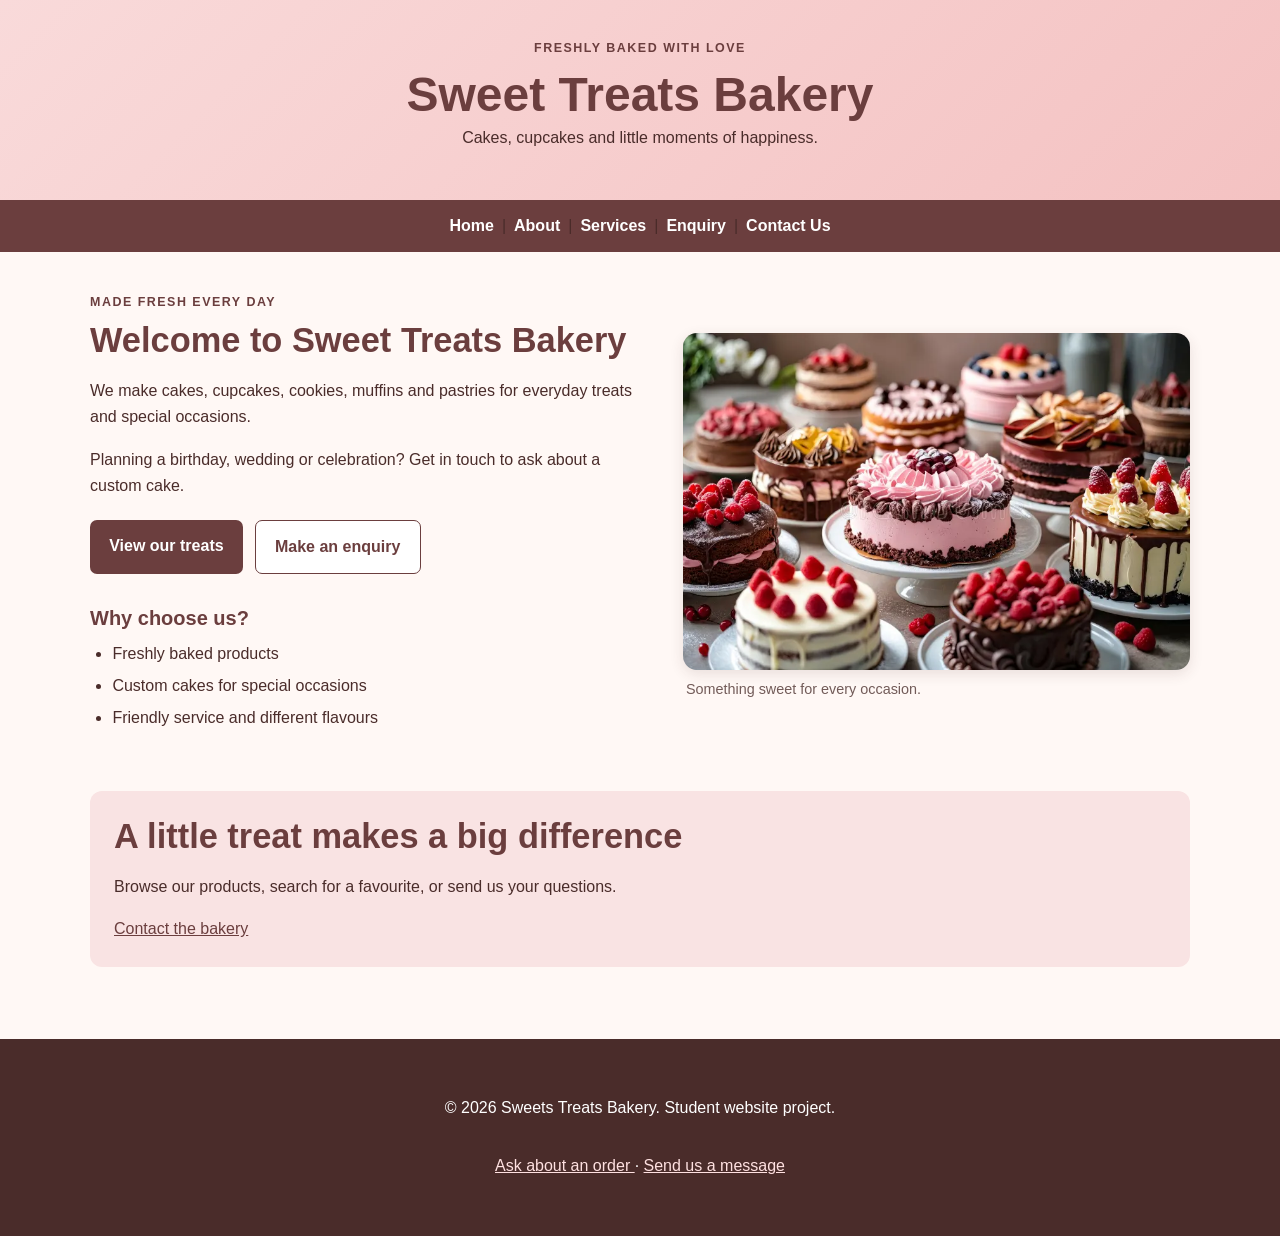
<file: index.html>
<!DOCTYPE html>

<html lang="en">

<head>

	<meta charset="utf-8"/>

	<meta content="width=device-width, initial-scale=1.0" name="viewport"/>

	<title> Sweet Treats Bakery | Cakes and Baked Goods in Cape Town </title>

	<meta content="Sweet Treats Bakery offers cakes, cupcakes, cookies and custom cakes for birthdays and special occasions in Cape Town." name="description"/>


	<meta content="Sweet Treats Bakery, cakes, cupcakes, cookies, custom cakes, Cape Town bakery" name=" keywords"/>

	<meta content="Sweet Treats Bakery website" name="author"/>

	<meta content="index, follow" name="robots"/>

	<link href="style.css" rel="stylesheet"/>

	<script defer="" src="script.js">

	</script>

</head>

<body> 

	<a class="skip-link" href="#main-content">

	Skip to content

	</a>

	<header class="site-header">

		<p class="eyebrow"> Freshly Baked With Love </p>

		<h1> Sweet Treats Bakery </h1>

		<p> Cakes, cupcakes and little moments of happiness. </p>

	</header>

	<nav aria-label="Main navigation"class="site-nav">

		<a href= "index.html">Home</a> |
		<a href="About.html">About</a> |
		<a href="Services.html">Services</a> |
		<a href="Enquiry.html">Enquiry</a> |
		<a href="Contact Us.html">Contact Us</a>
	</nav>

	<main class="container home-layout" id="main-content">

		<section class="hero-copy">

		<p class="eyebrow"> Made fresh every day </p>

		<h2>Welcome to Sweet Treats Bakery</h2>

		<p> We make cakes, cupcakes, cookies, muffins and pastries for everyday treats and special occasions. </p>

		<p> Planning a birthday, wedding or celebration? Get in touch to ask about a custom cake. </p>

		<div class="button-row">

		<a class="button" href="Services.html"> View our treats </a>

		<a class="button button-light" href="Enquiry.html"> Make an enquiry </a>

		</div>

		<h3> Why choose us? </h3>

		<ul class="check-list">

			<li>Freshly baked products</li>
			<li>Custom cakes for special occasions</li>
			<li>Friendly service and different flavours</li>

		</ul>

		</section>

		<figure class="hero-image">

		<img alt="A selection of decorated cakes at Sweet Treats Bakery" src="cakes.webp"/>

		<figcaption> Something sweet for every occasion. </figcaption>

		</figure>

		<section class="welcome-strip">

		<h2> A little treat makes a big difference </h2>

		<p> Browse our products, search for a favourite, or send us your questions. </p>

		<a  href="Contact Us.html"> Contact the bakery </a>

		</section>

	</main>

	<footer class="site-footer">

		<p> © 

		<span id="year"> 2026 </span>

			Sweets Treats Bakery. Student website project.

		</p>

		<p>

		<a href="Enquiry.html"> Ask about an order </a>

		·

		<a href="Contact Us.html"> Send us a message </a>

		</p>

	</footer>

      </body>

  </html>
</file>
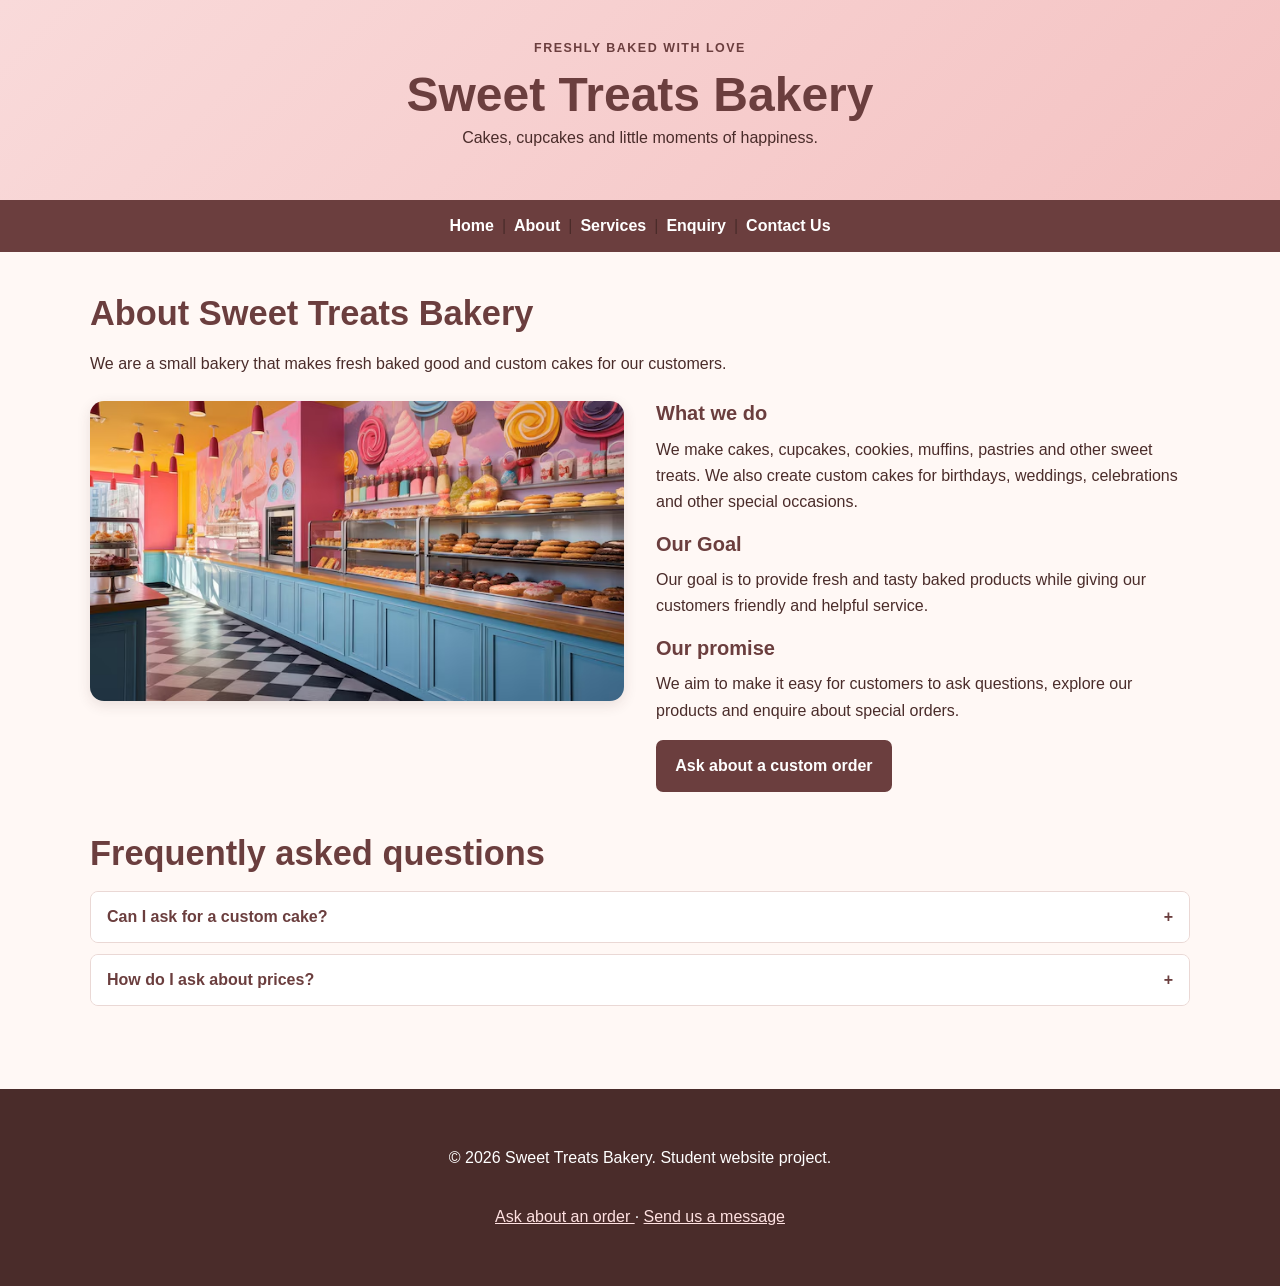
<file: About.html>
<!DOCTYPE html>

<html lang="en">

<head>

	<meta charset="utf-8"/>

	<meta content="width=device-width, initial-scale=1.0" name="viewport"/>

	<title> About Us | Sweet Treats Bakery </title>

	<meta content="Learn about Sweet Treats Bakery, our baked goods, custom cakes and customer service." name="description"/>

	<meta content="Sweet Treats Bakery, cakes cupcakes, cookies, custom cakes, Cape Town bakery" name="keywords"/>

	<meta content="Website Part 3" name="author"/>

	<meta content="index, follow" name="robots"/>

	<link href="style.css" rel="stylesheet"/>

	<script defer="" src="script.js">

     </script>

</head>

<body> 

	<a class="skip-link" href="#main-content"> Skip to content </a>

	<header class="site-header">

	   <p class="eyebrow"> Freshly baked with love </p>

	   <h1> Sweet Treats Bakery </h1>

	   <p> Cakes, cupcakes and little moments of happiness. </p>

	</header>

	<nav aria-label="Main navigation" class="site-nav">

		<a href= "index.html">Home</a> |
		<a href="About.html">About</a> |
		<a href="Services.html">Services</a> |
		<a href="Enquiry.html">Enquiry</a> |
		<a href="Contact Us.html">Contact Us</a>
	</nav>

	<main class="container" id="main-content">

	    <section class="page-intro">

		<h2>About Sweet Treats Bakery</h2>

		<p> We are a small bakery that makes fresh baked good and custom cakes for our customers. </p>

		</section>

		<div class="two-column">

		<img alt="Freshly baked treats displayed at a bakery" class="rounded-image" src="bakery.avif"/>

		<section>

		<h3> What we do </h3>

		<p>
			We make cakes, cupcakes, cookies, muffins, pastries and other sweet treats. We also create custom cakes for birthdays, weddings, celebrations and other special occasions.
		</p>

		<h3> Our Goal</h3>

		<p> Our goal is to provide fresh and tasty baked products while giving our customers friendly and helpful service. </p>

		<h3> Our promise </h3>

		<p> We aim to make it easy for customers to ask questions, explore our products and enquire about special orders. </p>

		<a class="button" href="Enquiry.html"> Ask about a custom order </a>

	</section>

     </div>

      		<section class="faq-section">

			<h2> Frequently asked questions </h2>

		<div class="accordion">

			<button aria-expanded="flase" class="accordion-trigger"> 

			Can I ask for a custom cake?

			<span aria-hidden="true">

		  	+

		</span>

	      </button>

	      <div class="accordion-panel" hidden="">

		<p> Yes. Complete the enquiry form with your event date, preferred design and any details you already know. </p>

		</div>

		</div>

		<div class="accordion">

		  <button aria-expanded="false" class="accordion-trigger">

			How do I ask about prices?

		    	<span aria-hidden="true">

			+
	
		    </span>

		</button>

		<div class="accordion-panel" hidden="">

		<p> Send us an enquiry with the product, quantity and any special requests. We can then discuss the details. </p>

		</div>

		</div>

	      </section>

	    </main>

	    <footer class="site-footer">

	    <p> ©

	    <span id="year"> 2026 </span>

		Sweet Treats Bakery. Student website project. </p>

	     <p> 

		<a href="Enquiry.html"> Ask about an order </a>

		·

		<a href="Contact Us.html"> Send us a message </a>

		</p>

	      </footer>

	  </body>

      </html>
</file>
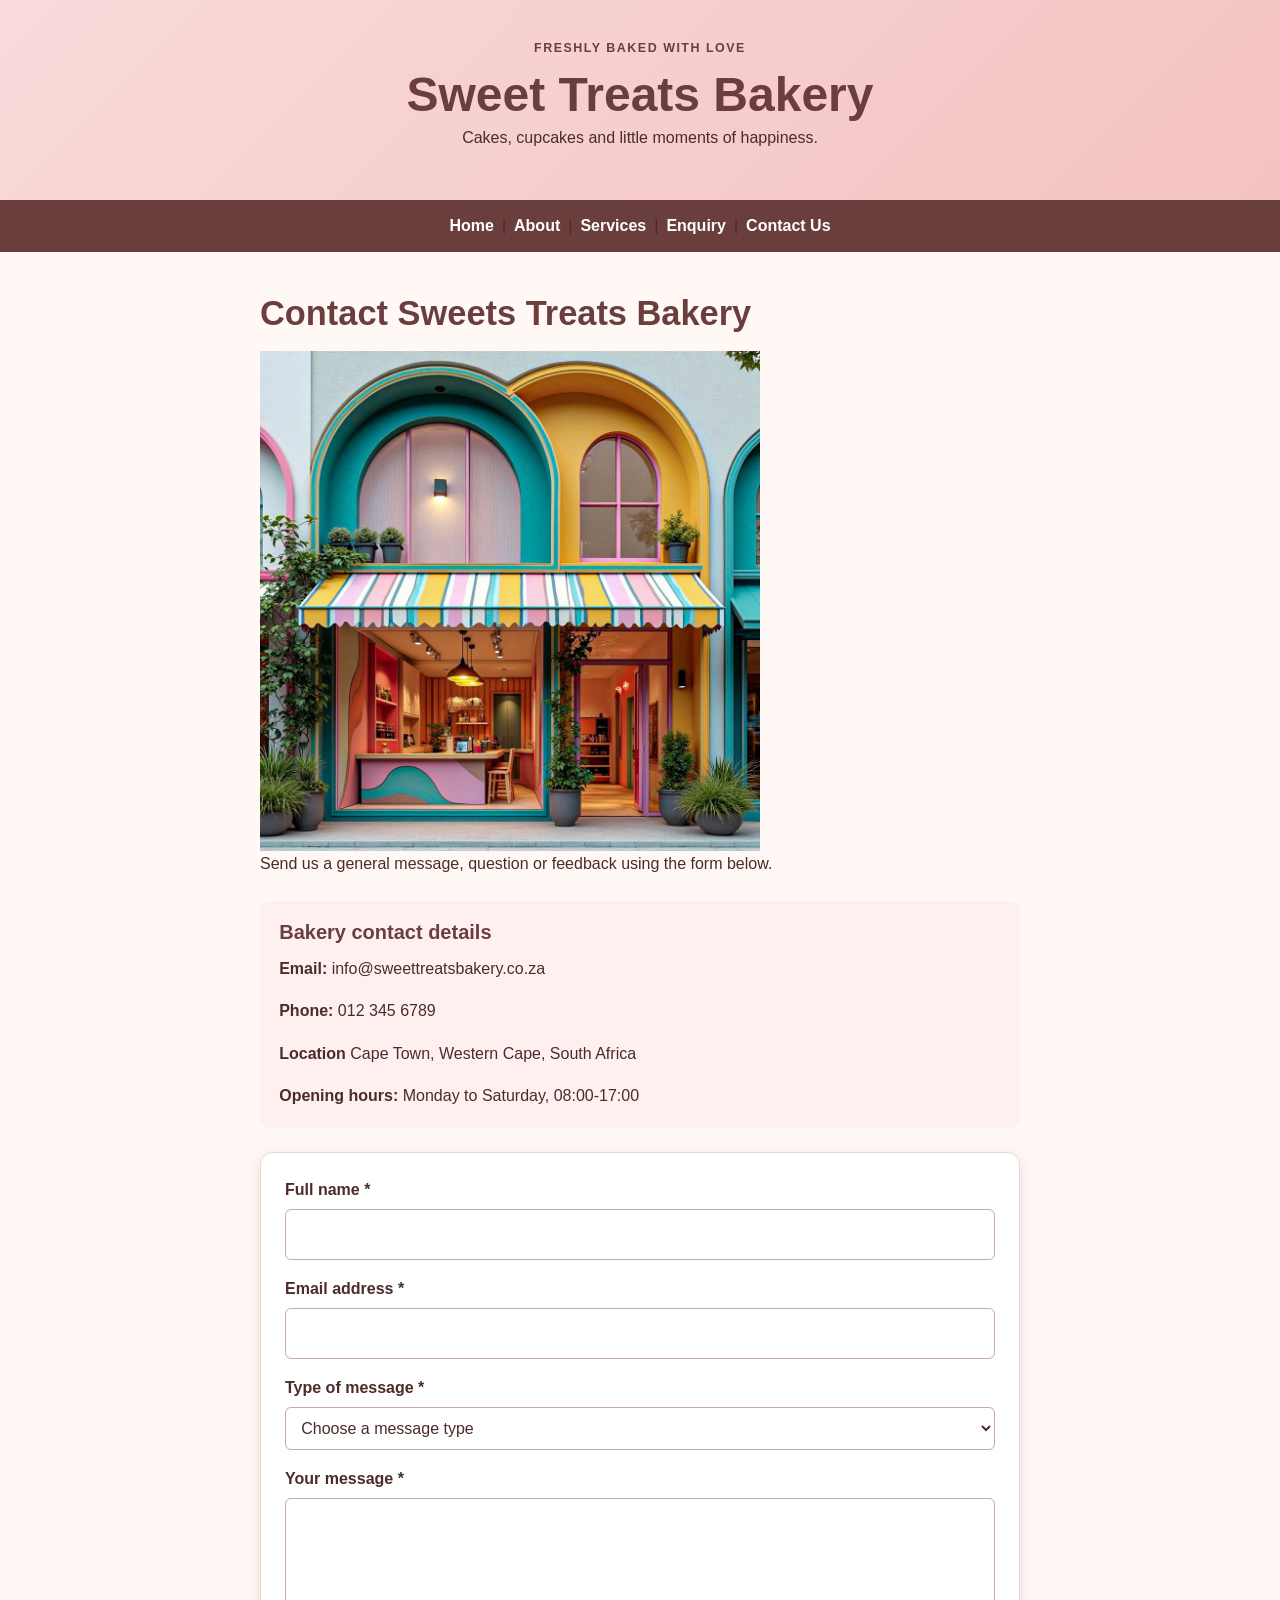
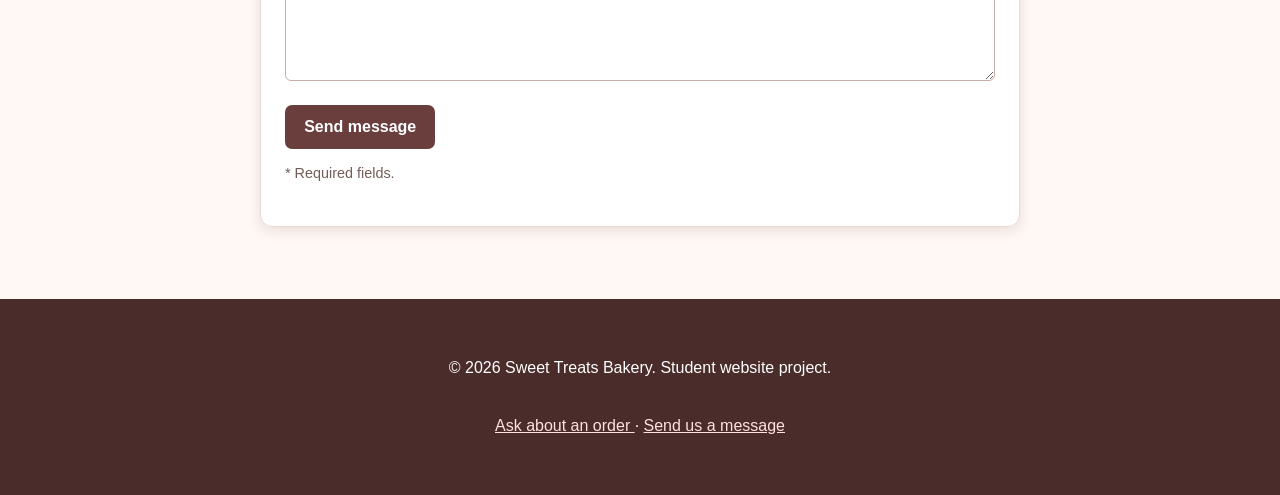
<file: Contact Us.html>
<!DOCTYPE html>

<html lang="en">

<head>

	<meta charset="utf-8"/>

	<meta content="width=device-width, initial-scale=1.0" name="viewport"/>

	<title>Contact Us | Sweet Treats Bakery </title>

	<meta content="Contact Sweet Treats Bakery in Cape Town wwith a question, feedback or general message." name="description"/>

	 <meta content="Sweet Treats Bakery, cakes, cupcakes, cookies, custom cakes, Cape Town bakery" name="keywords"/>

  	<meta content="Website Part 3" name="author"/>

 	 <meta content="index, follow" name="robots"/>

  	<link href="style.css" rel="stylesheet"/>

	<script defer="" src="script.js">

    </script>

</head>

<body> 

	<a class="skip-link" href="#main-content"> Skip to content </a>

  	<header class="site-header">

   	<p class="eyebrow"> Freshly baked with love </p>

   	<h1> Sweet Treats Bakery </h1>

   	<p> Cakes, cupcakes and little moments of happiness. </p>

  </header>

	<nav aria-label="Main navigation" class="site-nav">

		<a href= "index.html">Home</a> |
		<a href="About.html">About</a> |
		<a href="Services.html">Services</a> |
		<a href="Enquiry.html">Enquiry</a> |
		<a href="Contact Us.html">Contact Us</a>
	</nav>

	<main class="container narrow-container" id="main-content">

	   <section class="page-intro">

		<h2>Contact Sweets Treats Bakery</h2>

		<img src="shop.jpg" alt="Sweet Treats Bakery" width="500">

		<p>Send us a general message, question or feedback using the form below. </p>

	    </section>

	    <div class="contact-details">

		<h3> Bakery contact details </h3>

		<p>
		    <strong> Email: </strong>

		info@sweettreatsbakery.co.za

		</p>

		<p>

		    <strong> Phone: </strong>

		  012 345 6789 

		</p>

		<p>

		   <strong> Location </strong>

		Cape Town, Western Cape, South Africa

		</p>

		<p>

		  <strong> Opening hours: </strong>

		Monday to Saturday, 08:00-17:00

		</p>

	    </div>

	    <form class="site-form" data-form-kind="contact" data-netlify="true" data-netlify-honeypot="bot-field" method="POST" name="general-message">

		<input name="form-name" type="hidden" value="general-message"/>

		<p class="hidden-field">

		<label> Do not fill this in: 

		<input name="bot-field"/>

		</label>

		</p>

		<div class="form-group">

		    <label for="contact-name"> Full name * </label>
		    <input autocomplete="name" id="contact-name" maxlength="80" minlength="2" name="name" required="" type="text"/>

		</div>

		<div class="form-group">

		    <label for="contact-email"> Email address * </label>
		    <input autocomplete="email" id="contact-email" name="email" required="" type="email"/>

		</div>

		<div class="form-group">

		   <label for="message-type"> Type of message * </label>

		   <select id="message-type" name="messageType" required="">

		     <option value=""> Choose a message type </option>

			<option> General question </option>
			<option> Feedback </option>
			<option> Complaint </option>
			<option> Compliment </option>
			<option> Other </option>

		   </select>

		</div>

		<div class="form-group">

		  <label for="contact-message"> Your message * </label>
		  <textarea id="contact-message" maxlength-"1500" minlength="10" name="message" placeholder="type your message here." required="" rows="6"> </textarea>

		</div>

		<button class="button" type="submit"> Send message </button>

		<p class="form-note"> * Required fields. </p>

		<p aria-live="polite" class="form-status"> </p>

	    </form>

	</main>

	<footer class="site-footer">

   <p>

    ©

    <span id="year">

     2026

    </span>

    Sweet Treats Bakery. Student website project.

   </p>

   <p>

    <a href="inquiry.html">

     Ask about an order

    </a>

    ·

    <a href="content.html"> Send us a message </a>

   </p>

  </footer>

 </body>

</html>
</file>
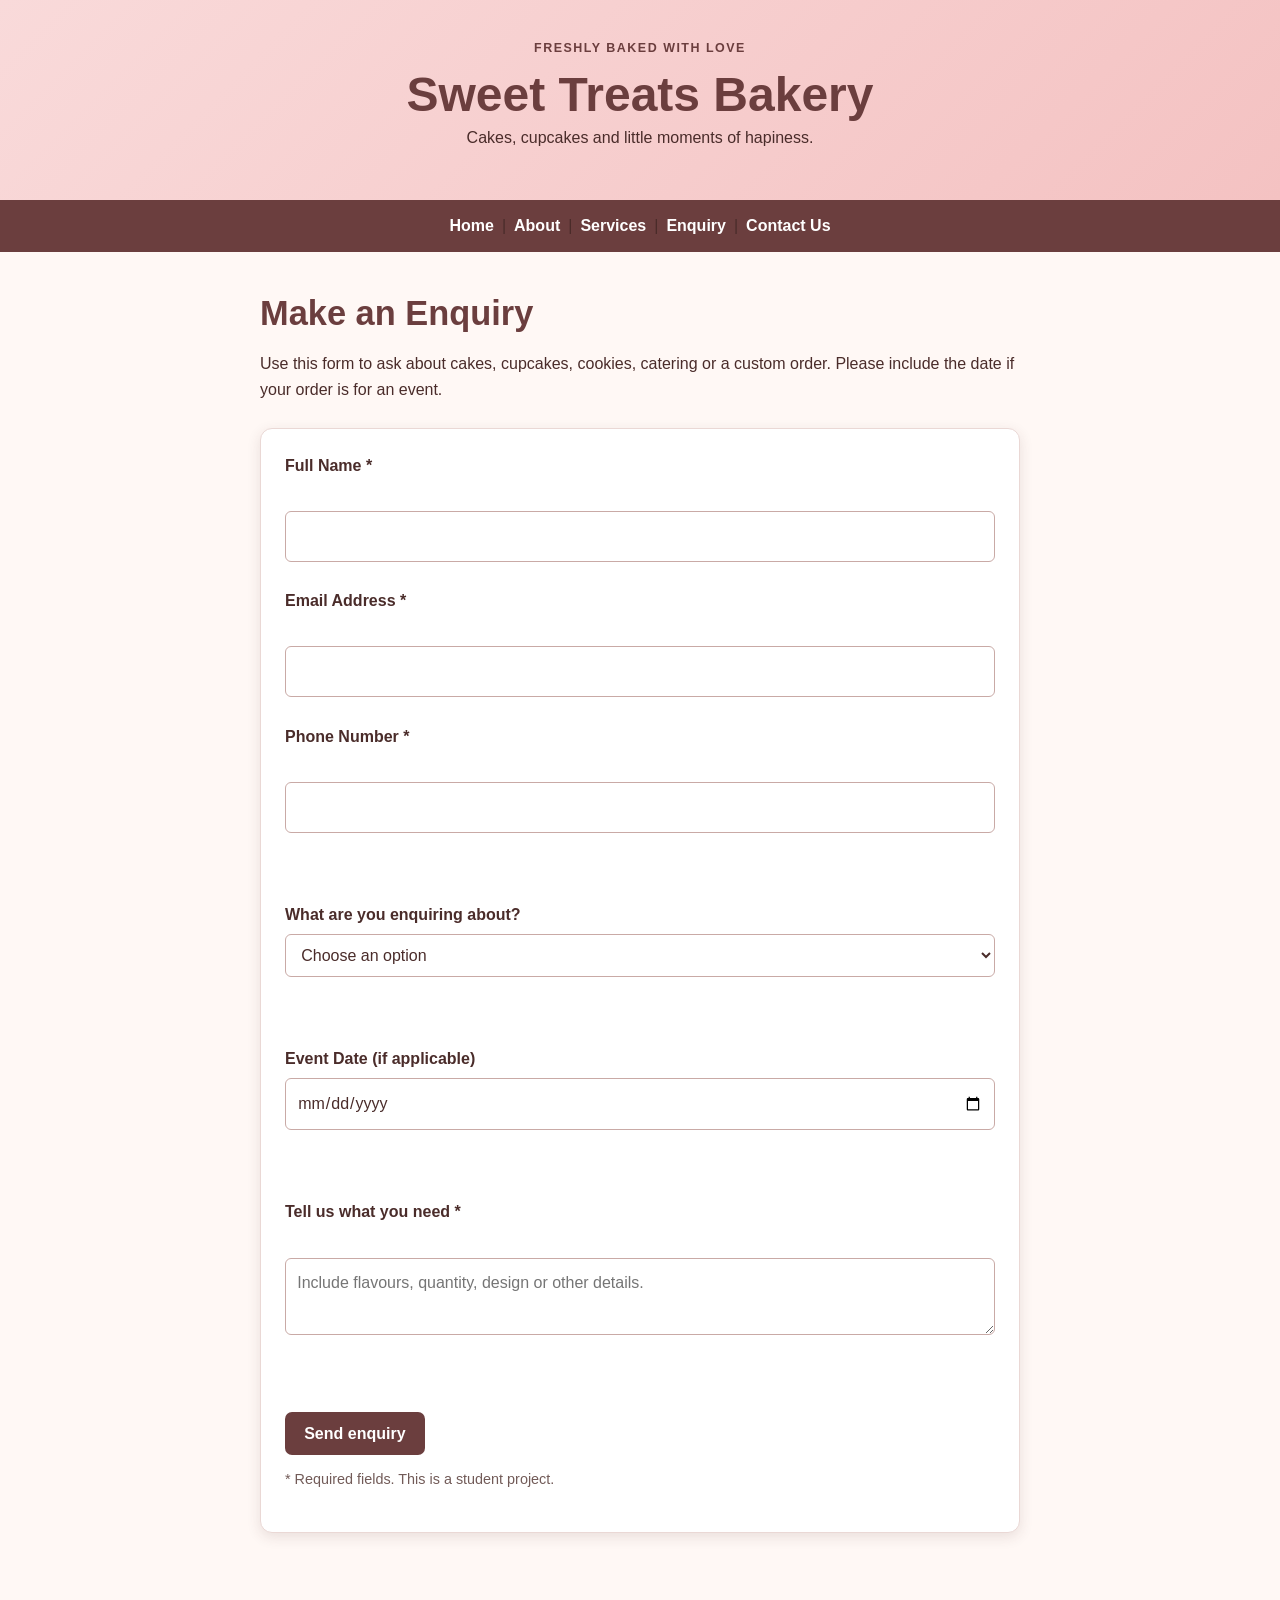
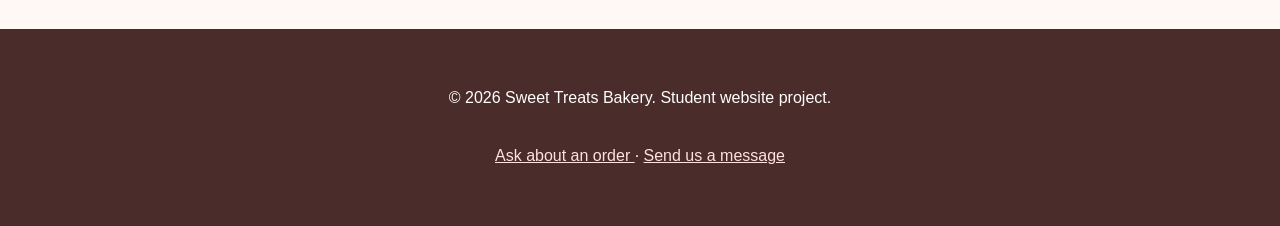
<file: Enquiry.html>
<!DOCTYPE html>

<html lang="en">

<head>

	<meta charset="utf-8"/>

	<meta content="width=device-width, initial-scale=1.0" name="viewport"/>

	<title>Enquiry | Sweet Treats Bakery </title>

	<meta content="Ask Sweet Treats Bakery about custom cakes, cupcakes, cookies and catering." name="description"/>

	<meta content="Sweet Treats Bakery, cakes, cupcakes, cookies, custom cakes, Cape  Town bakery" name="keywords"/>

	<meta content="Website Part 3" name="author"/>

	<meta content="index, follow" name="robots"/>

	<link href="style.css" rel="stylesheet"/>

	<script defer="" src="script.js">

     </script>

  </head>

<body> 

	<a class="skip-link" href="#main-content"> Skip to content </a>

	<header class="site-header">

		<p class="eyebrow"> Freshly Baked With Love </p>

		<h1> Sweet Treats Bakery </h1>

		<p> Cakes, cupcakes and little moments of hapiness. </p>

	</header>

	<nav aria-label="Main navigation" class="site-nav">

		<a href= "index.html">Home</a> |
		<a href="About.html">About</a> |
		<a href="Services.html">Services</a> |
		<a href="Enquiry.html">Enquiry</a> |
		<a href="Contact Us.html">Contact Us</a>
	</nav>

	<main class="container narrow-container" id="main-content">

	    <section class="page-intro">

		<h2>Make an Enquiry</h2>

		<p> Use this form to ask about cakes, cupcakes, cookies, catering or a custom order. Please include the date if your order is for an event. </p>

		<form class="site-form" data-form-kind="Enquiry" data-netlify="true" data-netlify-honeypot="bot-field" method="POST" name="bakery-enquiry">

		<input name="form-name" type="hidden" value="bakery-enquiry"/>

		<p class="hidden-field">

		<label> Do not fill this in: 

		<input name="bot-field"/>

	    </label>

	</p>

	<div class="form-group">

			<label for="name">Full Name *</label><br>
			<input type="text" id="name" name="name">

			<br><br>

			<label for="email">Email Address *</label><br>
			<input type="email" id="email" name="email">

			<br><br>

			<label for="phone">Phone Number *</label><br>

			<input autocomplete="tel" id="enquiry-phone" name="phone" pattern="[0-9+() -] {7,20}" required="" title="Enter a valid phone number using 7 to 20 digits or common phone symbols." type="tel"/>

		</div>

			<br><br>

			<div class="form-group">

			<label for="enquiry">What are you enquiring about?</label>
			<select id="enquiry" name:"enquiryType" required="">

				<option value=""> Choose an option </option>
				<option>Custom Cake</option>
				<option>Cupcakes</option>
				<option>Catering</option>
				<option>General Enquiry</option>
			</select>

		     </div>

			<br><br>

			<div class="form-group">

			<label for="date">Event Date (if applicable)</label>
			<input type="date" id="date" name="eventDate">

		</div>

			<br><br>

			<div class="form-group">

			<label for="message">Tell us what you need *</label>
			<br>
			<textarea id="enquiry-message" mmaxlength="1000" minlength="10" name="message" placeholder="Include flavours, quantity, design or other details." required="" rows"5"></textarea>

	 	</div>

			<br><br>

			<button class="button" type="submit"> Send enquiry </button>

			<p class="form-note"> * Required fields. This is a student project. </p>

			<p aria-live="polite" class="form-status"> </p>

		</form>

	</main>

	<footer class="site-footer">

   <p>

    ©

    <span id="year">

     2026

    </span>

    Sweet Treats Bakery. Student website project.

   </p>

   <p>

    <a href="inquiry.html">

     Ask about an order

    </a>

    ·

    <a href="content.html">

     Send us a message

    </a>

   </p>

  </footer>

 </body>

</html>
</file>
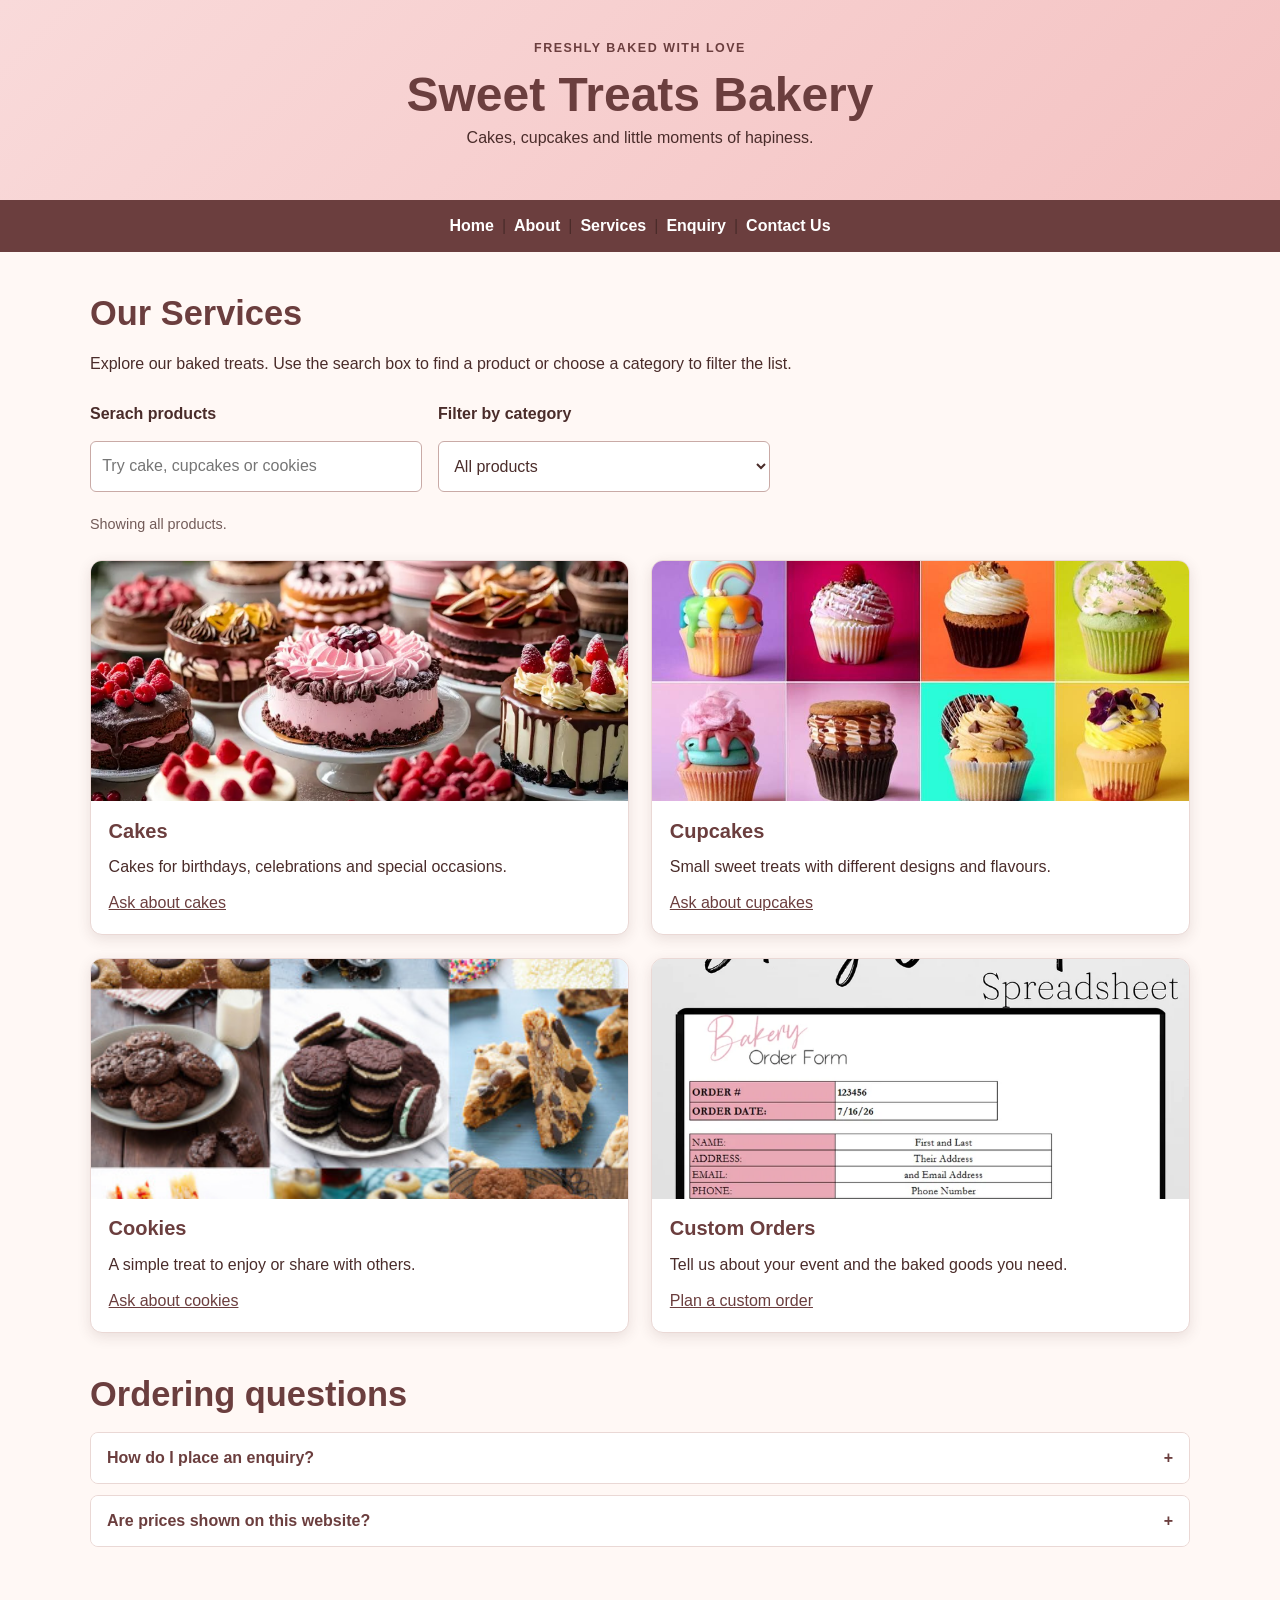
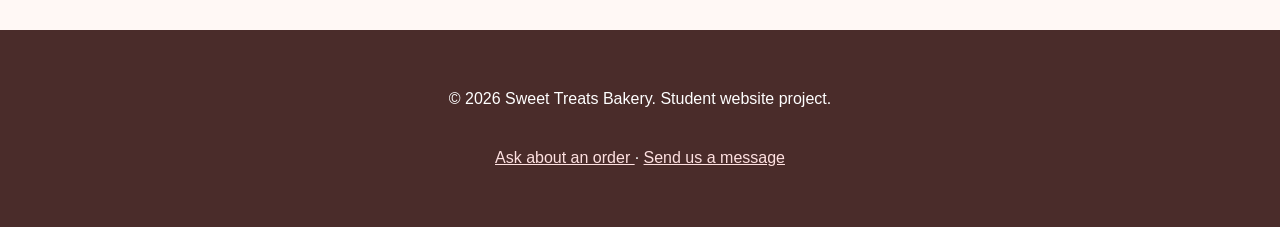
<file: Services.html>
<!DOCTYPE html>

<html lang="en">

<head>

	<meta charset="utf-8"/>

	<meta content="width=device-width, initial-scale=1.0" name="viewport"/>

	<title>Services | Sweet Treats Bakery </title>

	<meta content="Browse cakes, cupcakes, cookies and custom order services from Sweet Treats Bakery." name="description"/>

	<meta content="Sweet Treats Bakery, cakes, cupcakes, cookies, custom cakes, Cape Town bakery" name="keywords"/>

	<meta content="Website Part 3" name="author"/>

	<meta name="robots" content="index, follow"/>

	<link href="style.css" rel="stylesheet"/>

	<script defer="" src="script.js">

	</script>

</head>

<body> 

	<a class="skip-link" href="#main-content"> Skip to content </a>

	<header class="site-header">

		<p class="eyebrow"> Freshly Baked With Love </p>

		<h1> Sweet Treats Bakery </h1>

		<p> Cakes, cupcakes and little moments of hapiness. </p>

	</header>

	<nav aria-label="Main navigation" class="site-nav">

		<a href= "index.html">Home</a> |
		<a href="About.html">About</a> |
		<a href="Services.html">Services</a> |
		<a href="Enquiry.html">Enquiry</a> |
		<a href="Contact Us.html">Contact Us</a>
	</nav>

	<main class="container" id="main-content">

	    <section class="page-intro">

		<h2>Our Services</h2>

		<p> Explore our baked treats. Use the search box to find a product or choose a category to filter the list. </p>

	     </section>

	     <section aria-label="Product search and filters" class="product-tools">

		<label for="product-search"> Serach products </label>

		<input id="product-search" placeholder="Try cake, cupcakes or cookies" type="search"/>

		<label for="product-filter"> Filter by category </label>

		<select id="product-filter">

		   <option value="all"> All products </option>

		   <option value="cakes"> Cakes </option>

		   <option value="cupcakes"> Cupcakes </option>

		   <option value="cookies"> Cookies </option>

		   <option value="services"> Custom services </option>

		</select>

		<p aria-live="polite" class="form-note" id="product-count"> Showing all products. </p>

		</section>

		<section aria-label="Bakery products" class="product-grid" id="product-grid">

		<article class="product-card" data-category="cakes" data-search="cakes birthday wedding celebration custom cake">

		<button aria-label="View cake image larger" class="gallery-image" data-full-image="cakes.webp" data-image-alt="Decorated cakes for celebrations" type="button">

		<img alt="Decorated cakes for birthdays and celebrations" src="cakes.webp"/>

		</button>

		<div class="product-card-body">

		<h3> Cakes </h3>

		<p> Cakes for birthdays, celebrations and special occasions. </p>

		<a href="Enquiry.html"> Ask about cakes </a>

	     </div>

	  </article>

	  <article class="product-card" data-category="cupcakes" data-search="cupcakes sweet treats flavours parties">

		<button aria-label="View cupcake image larger" class="gallery-image" data-full-image="cupcakes.jpg" data-image-alt="Cupcakes with decorative frosting" type="button">

		<img alt="Freshly baked cookies" src="cupcakes.jpg"/>

	      </button>

	      <div class="product-card-body">

		<h3> Cupcakes </h3>

		<p> Small sweet treats with different designs and flavours. </p>

		<a href="Enquiry.html"> Ask about cupcakes </a>

	      </div>

	    </article>

	    <article class="product-card" data-category="cookies" data-search="cookies biscuits chocolate chip baked treats">

	    <button aria-label="View cookie image larger" class="gallery-image" data-full-image="cookies.jpg" data-image-alt="Freshly baked cookies" type="button">

		<img alt="Freshly baked cookies" src="cookies.jpg"/>

	     </button>

	     <div class="product-card-body">

		<h3> Cookies </h3>

		<p> A simple treat to enjoy or share with others. </p>

		<a href="Enquiry.html"> Ask about cookies </a>

	     </div>

	</article>

	    <article class="product-card" data-category="services" data-search="custom cake design birthday wedding catering event">

		<button aria-label="View custom order image larger" class="gallery-image" data-full-image="bakery order form.webp" data-image-alt="Bakery order planning" type="button">

		<img alt="Planning a bakery order" src="bakery order form.webp"/>

		</button>

		<div class="product-card-body">

		<h3> Custom Orders </h3>

		<p> Tell us about your event and the baked goods you need. </p>

		<a href="Enquiry.html"> Plan a custom order </a>

	      </div>

	    </article>

	  </section>

	  <p class="empty-state" hidden="" id="no-products"> No products match your search. Try another word or category. </p>

		<div aria-label="Larger product image" aria-modal="true" class="lightbox" hidden="" id="lightbox" role="dialog">

		<button aria-label="Close image" class="lightbox=close" id="lightbox-close" type="button"> × </button>

		<img alt="" id="lightbox-image" src="cakes.webp"/>

		<p id="lightbox-caption"> 

		</p>

	      </div>

	      <section class="faq-section">

		<h2> Ordering questions </h2>

		<div class="accordion">

		   <button aria-expanded="false" class="accordion-trigger"> 

			How do I place an enquiry? 

			<span aria-hidden="true">

			+

			</span>

		     </button>

		     <div class="accordion-panel" hidden="">

			<p> Use our enquiry form and include as much information as you can about the product and date. </p>

			</div>

		       </div>

		       <div class="accordion">

			<button aria-expanded="false" class="accordion-trigger">

				Are prices shown on this website?

				<span aria-hidden="true">

				+

			</span>

		     </button>

		     <div class="accordion-panel" hidden="">

			<p> Prices are not listed here. Please contact the bakery with your requirements to ask about pricing. </p>

			</div>

		      </div>

		   </section>

		</main>

		<footer class="site-footer">

		<p> ©

		<span id="year"> 2026 </span>

			Sweet Treats Bakery. Student website project.

		</p>

		<p>

		    <a href="Enquiry.html"> Ask about an order </a>

		    ·

		    <a href="Contact Us.html"> Send us a message </a>

		   </p>

		</footer>

	     </body>

	</html>
</file>
<file: style.css>
/* Sweet Treats Bakery - Part 3 */

:root {
    --brown: #6b3e3e;
    --dark: #4a2c2a;
   --pink: #f4c2c2;
    --cream: #fff8f5;
    --white: #fff; 
    --border: #ead8d5;
    --muted: #725b58;
    --shadow: 0 4px 14px rgba(74,44,42,.12);
}

* {
    box-sizing: border-box;
    margin: 0;
    padding: 0;
}

html {
    scroll-behavior: smooth;
}

body {
    font-family: Arial, Helvetica, sans-serif;
    font-size: 16px;
    line-height: 1.65;
    color: var(--dark);
    background: var(--cream);
}

img {
    display: block;
    max-width: 100%;
    height: auto;
}

a {
    color: var(--brown);
}

a:focus-visible,button:focus-visible,input:focus-visible,textarea:focus-visible,select::focus {
    outline: 3px solid #b35d76;
    outline-offset: 3px;
}

h1,h2,h3 {
    line-height: 1.25;
    color: var(--brown);
}

h1 {
    font-size: clamp(2rem,5vw,3rem);
}

h2 {
    font-size: clamp(1.6rem,3vw,2.15rem);
    margin-bottom: 1rem;
}

h3 {
    font-size: 1.25rem;
    margin-bottom: .65rem;
}

p {
    margin-bottom: 1rem;
}

ul {
    padding-left: 1.4rem;
    margin-bottom: 1.2rem;
}

.site-header {
    text-align: center;
    padding: 2.4rem 1rem 2rem;
    background: linear-gradient(135deg,#f9dada,var(--pink));
}

.eyebrow {
    text-transform: uppercase;
    letter-spacing: .12em;
    font-size: .78rem;
    font-weight: 700;
    color: var(--brown);
    margin-bottom: .4rem;
}

.site-nav {
    display: flex;
    flex-wrap: wrap;
    justify-content: center;
    gap: .25rem .5rem;
    background: var(--brown);
    padding: .8rem 1rem;
}

.site-nav a {
    color: #fff;
    text-decoration: none;
    font-weight: 700;
    border-radius: 5px;
}

.site-nav a:hover,.site-nav a:focus-visible {
    background: #875656;
    color: #fff;
}

.skip-link {
    position: absolute;
    left: -9999px;
    top: 0;
    background: #fff;
    padding: .8rem;
    z-index: 100;
}

.skip-link:focus {
    left: .5rem;
    top: .5rem;
}

.container {
    width: min(1100px,92%);
    margin: 0 auto;
    padding: 2.5rem 0;
}

.narrow-container {
    max-width: 760px;
}

.home-layout {
    display: grid;
    grid-template-columns: 1.05fr .95fr;
    gap: 2rem;
    align-items: center;
}

.hero-copy h2 {
    margin: .3rem 0 1rem;
}

.hero-image img,.rounded-image {
    width: 100%;
    border-radius: 14px;
    box-shadow: var(--shadow);
    object-fit: cover;
}

.hero-image figcaption {
    font-size: .9rem;
    color: var(--muted);
    padding: .5rem .2rem;
}

.button-row {
    display: flex;
    flex-wrap: wrap;
    gap: .75rem;
    margin: 1.3rem 0 2rem;
}

.button {
    display: inline-block;
    background: var(--brown);
    color: #fff;
    text-decoration: none;
    border: 0;
    border-radius: 7px;
    padding: .8rem 1.2rem;
    font-weight: 700;
    font-size: 1rem;
    cursor: pointer;
}

.button-light {
    background: #fff;
    color: var(--brown);
    border: 1px solid var(--brown);
}

.button-light:hover {
    background: #f9e3e3;
    color: var(--dark);
}

.check-list li {
    margin: .35rem 0;
}

.welcome-strip {
    grid-column: 1/-1;
    background: #f9e3e3;
    border-radius: 12px;
    padding: 1.5rem;
    margin-top: .5rem;
}

.page-intro {
    max-width: 780px;
    margin-bottom: 1.5rem;
}

.two-column {
    display: grid;
    grid-template-columns: 1fr 1fr;
    gap: 2rem;
    align-items: start;
}

.rounded-image {
    max-height: 460px;
}

.faq-section {
    margin-top: 2.5rem;
}

.accordion {
    border: 1px solid var(--border);
    border-radius: 8px;
    background: #fff;
    margin: .7rem 0;
    overflow: hidden;
}

.accordion-trigger {
    display: flex;
    justify-content: space-between;
    gap: 1rem;
    width: 100%;
    border: 0;
    background: #fff;
    color: var(--brown);
    text-align: left;
    padding: 1rem;
    font-weight: 700;
    font-size: 1rem;
    cursor: pointer;
}

.accordion-trigger:hover {
    background: #fff0f0;
}

.accordion-panel {
    padding: 0 1rem 1rem;
}

.accordion-panel p {
    margin: 0;
}

.product-tools {
    display: grid;
    grid-template-columns: 1fr 1fr;
    gap: 0.5rem 1rem;
    max-width: 680px;
    margin: 1.5rem 0;
}

.product-tools label {
    font-weight: bold;
    align-self: end;
}

.product-tools input,.product-tools select {
    width: 100%;
    padding: 0.7rem;
    border: 1px solid #c9aaa6;
    border-radius: 6px;
    font-size: 1rem;
    background-color: #fff;
    color: #4a2c2a;
}

.product-tools input,.product-tools select {
    grid-row: 2;
}

.product-tools .form-note {
    grid-column: 1/-1;
}

.product-grid {
    display: grid;
    grid-template-columns: repeat(2,minmax(0,1fr));
    gap: 1.4rem;
}

.product-card {
    background: #fff;
    border: 1px solid var(--border);
    border-radius: 12px;
    overflow: hidden;
    box-shadow: var(--shadow);
    transition: transform .2s ease,box-shadow .2s ease;
}

.product-card:hover {
    transform: translateY(-3px);
    box-shadow: 0 7px 20px rgba(74,44,42,.16);
}

.gallery-image {
    display: block;
    width: 100%;
    border: 0;
    background: #f7e9e6;
    cursor: zoom-in;
}

.gallery-image img {
    width: 100%;
    height: 240px;
    object-fit: cover;
}

.product-card-body {
    padding: 1.1rem;
}

.product-card-body p {
    margin-bottom: .6rem;
}

.empty-state {
    padding: 1rem;
    background: #fff;
    border: 1px solid var(--border);
    border-radius: 8px;
}

.lightbox {
    position: fixed;
    inset: 0;
    background: rgba(30,15,15,.92);
    z-index: 20;
    flex-direction: column;
    align-items: center;
    justify-content: center;
    padding: 3rem 1rem 1rem;
}

.lightbox[hidden] {
    display: none;
}

.lightbox img {
    max-height: 78vh;
    max-width: min(100%,900px);
    object-fit: contain;
    border-radius: 8px;
}

.lightbox p {
    color: #fff;
    margin-top: .8rem;
}

.lightbox-close {
    position: absolute;
    top: 1rem;
    right: 1rem;
    color: #fff;
    background: transparent;
    border: 0;
    font-size: 2.5rem;
    cursor: pointer;
}

.site-form {
    background: #fff;
    padding: 1.5rem;
    border: 1px solid var(--border);
    border-radius: 12px;
    box-shadow: var(--shadow);
    margin-top: 1.5rem;
}

.form-group {
    margin-bottom: 1rem;
}

.form-group label,.product-tools label {
    display: block;
    font-weight: 700;
    margin-bottom: .35rem;
}

.form-group input,.form-group select,.form-group textarea,.product-tools input,.product-tool {
    width: 100%;
    font: inherit;
    color: var(--dark);
    border: 1px solid #c9aaa6;
    border-radius: 6px;
    padding: .7rem;
    background: #fff;
}

.form-group textarea {
    resize: vertical;
}

.form-note {
    font-size: .9rem;
    color: var(--muted);
    margin: .8rem 0 0;
}

.form-status {
    margin-top: 1rem;
    font-weight: 700;
}

.form-status:empty {
    display: none;
}

.hidden-field {
    position: absolute;
    left: -9999px;
}

.contact-details {
    background: #fff0f0;
    padding: 1.2rem;
    border-radius: 10px;
    margin: 1rem 0;
}

.contact-details {
    background: #fff0f0;
    padding: 1.2rem;
    border-radius: 10px;
    margin: 1rem 0;
}

.contact-details p:last-child {
    margin-bottom: 0;
}

.site-footer {
    margin-top: 2rem;
    background: var(--dark);
    color: #fff;
    text-align: center;
    padding: 1.5rem 1rem;
}

.site-footer p {
    margin: 2rem;
}

.site-footer a {
    color: #ffe1e1;
}

.site-footer a:hover {
    color: #fff;
}

.no-scroll {
    overflow: hidden;
}

@media (max-width:760px) {

    .product-tools {
        grid-template-columns: 1fr;
    }

    .product-tools input,.product-tools select {
        grid-row: auto;
    }

    .product-tools .form-note {
        grid-column: auto;
    }
    
    .container {
        padding: 1.7rem 0;
    }

    .home-layout,.two-column {
        grid-template-columns: 1fr;
    }

    .hero-image {
        grid-row: 2;
    }

    .welcome-strip {
        grid-column: auto;
    }

    .site-nav {
        gap: .2rem;
    }

    .site-nav a {
        padding: .5rem .55rem;
        font-size: .93rem;
    }

    .product-grid {
        grid-template-columns: 1fr;
    }

    .gallery-image img {
        height: 230px;
    }

    .product-tools {
        grid-template-columns: 1fr;
    }

    .product-tools input,.product-tools select {
        grid-row: auto;
    }

    .product-tools .form-note {
        grid-column: auto;
    }

    .site-form {
        padding: 1rem;
    }

    .button-row {
        margin-bottom: 1.5rem;
    }
}

@media (prefers-reduced-motion: reduce) {
    html {
        scroll-behavior: auto;
    }

    *,*::before,*::after {
        transition: none !important;
        animation: none !important;
    }
}
</file>
